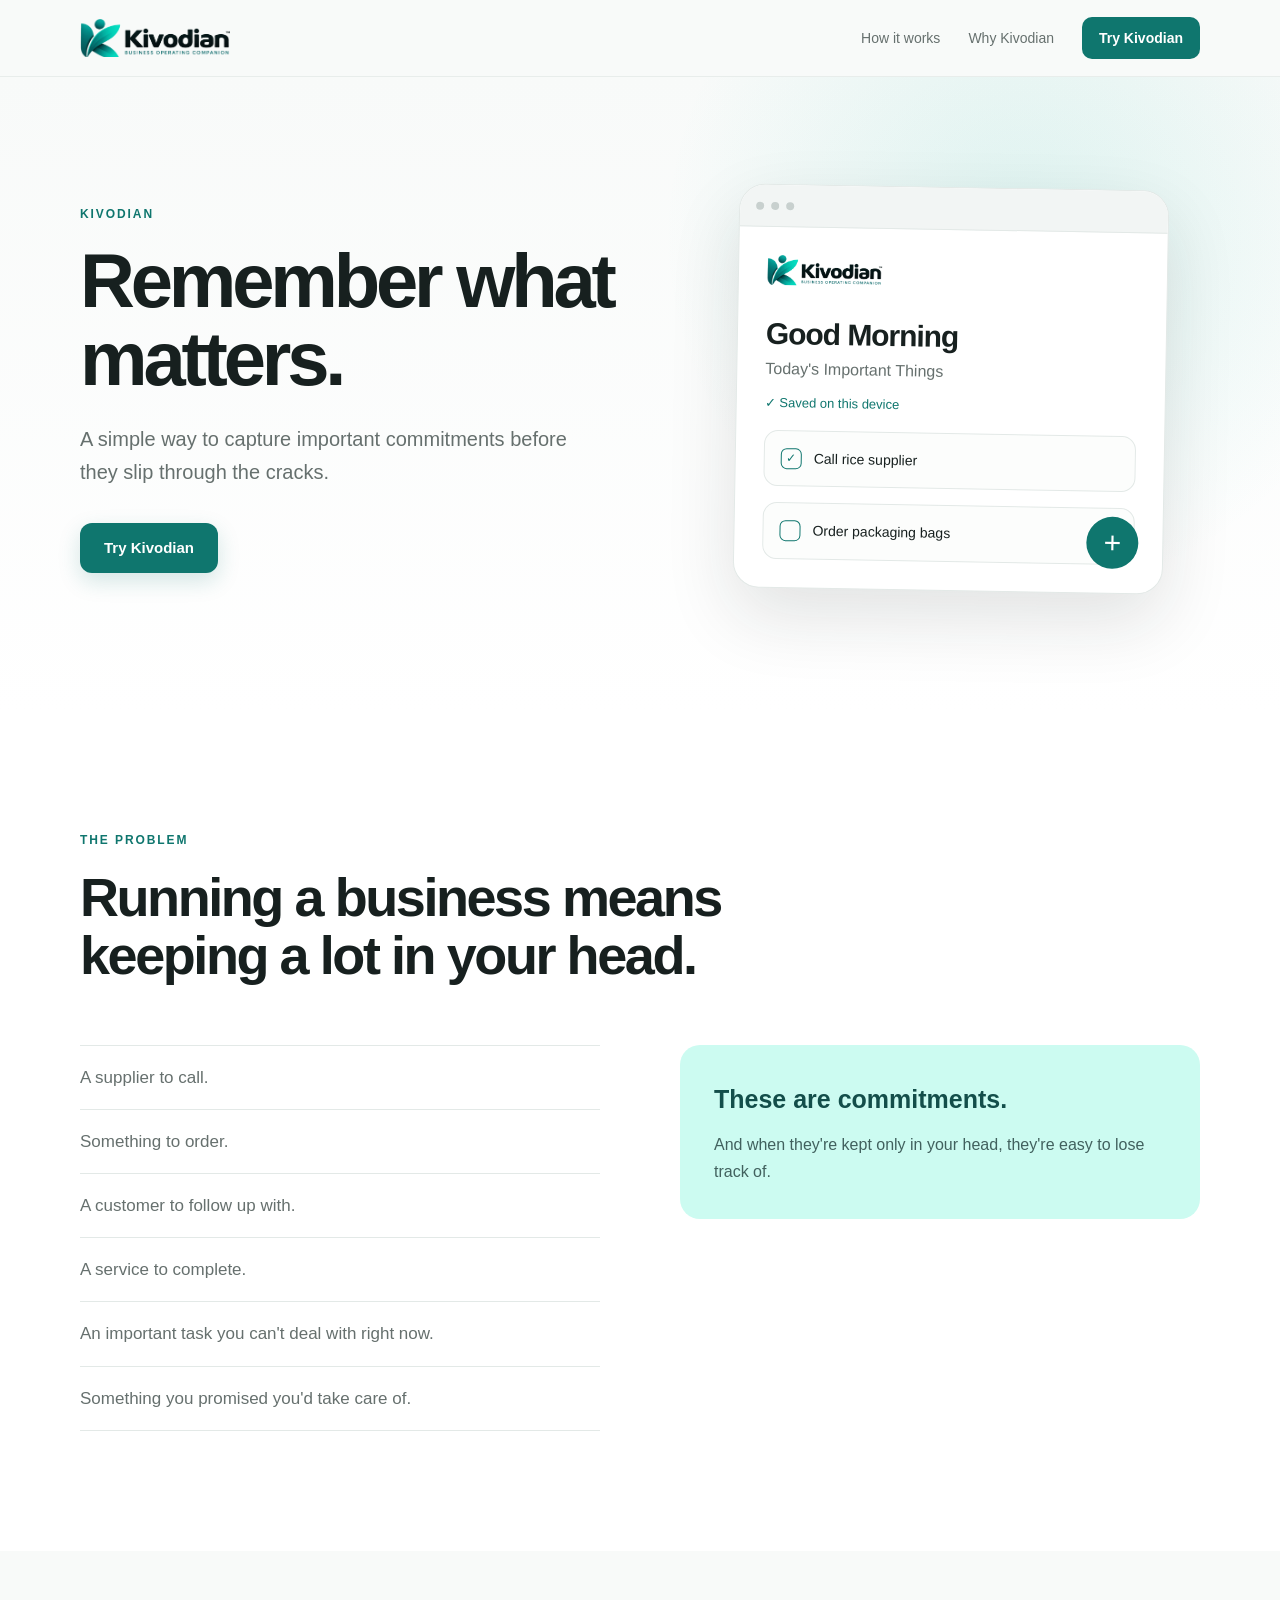
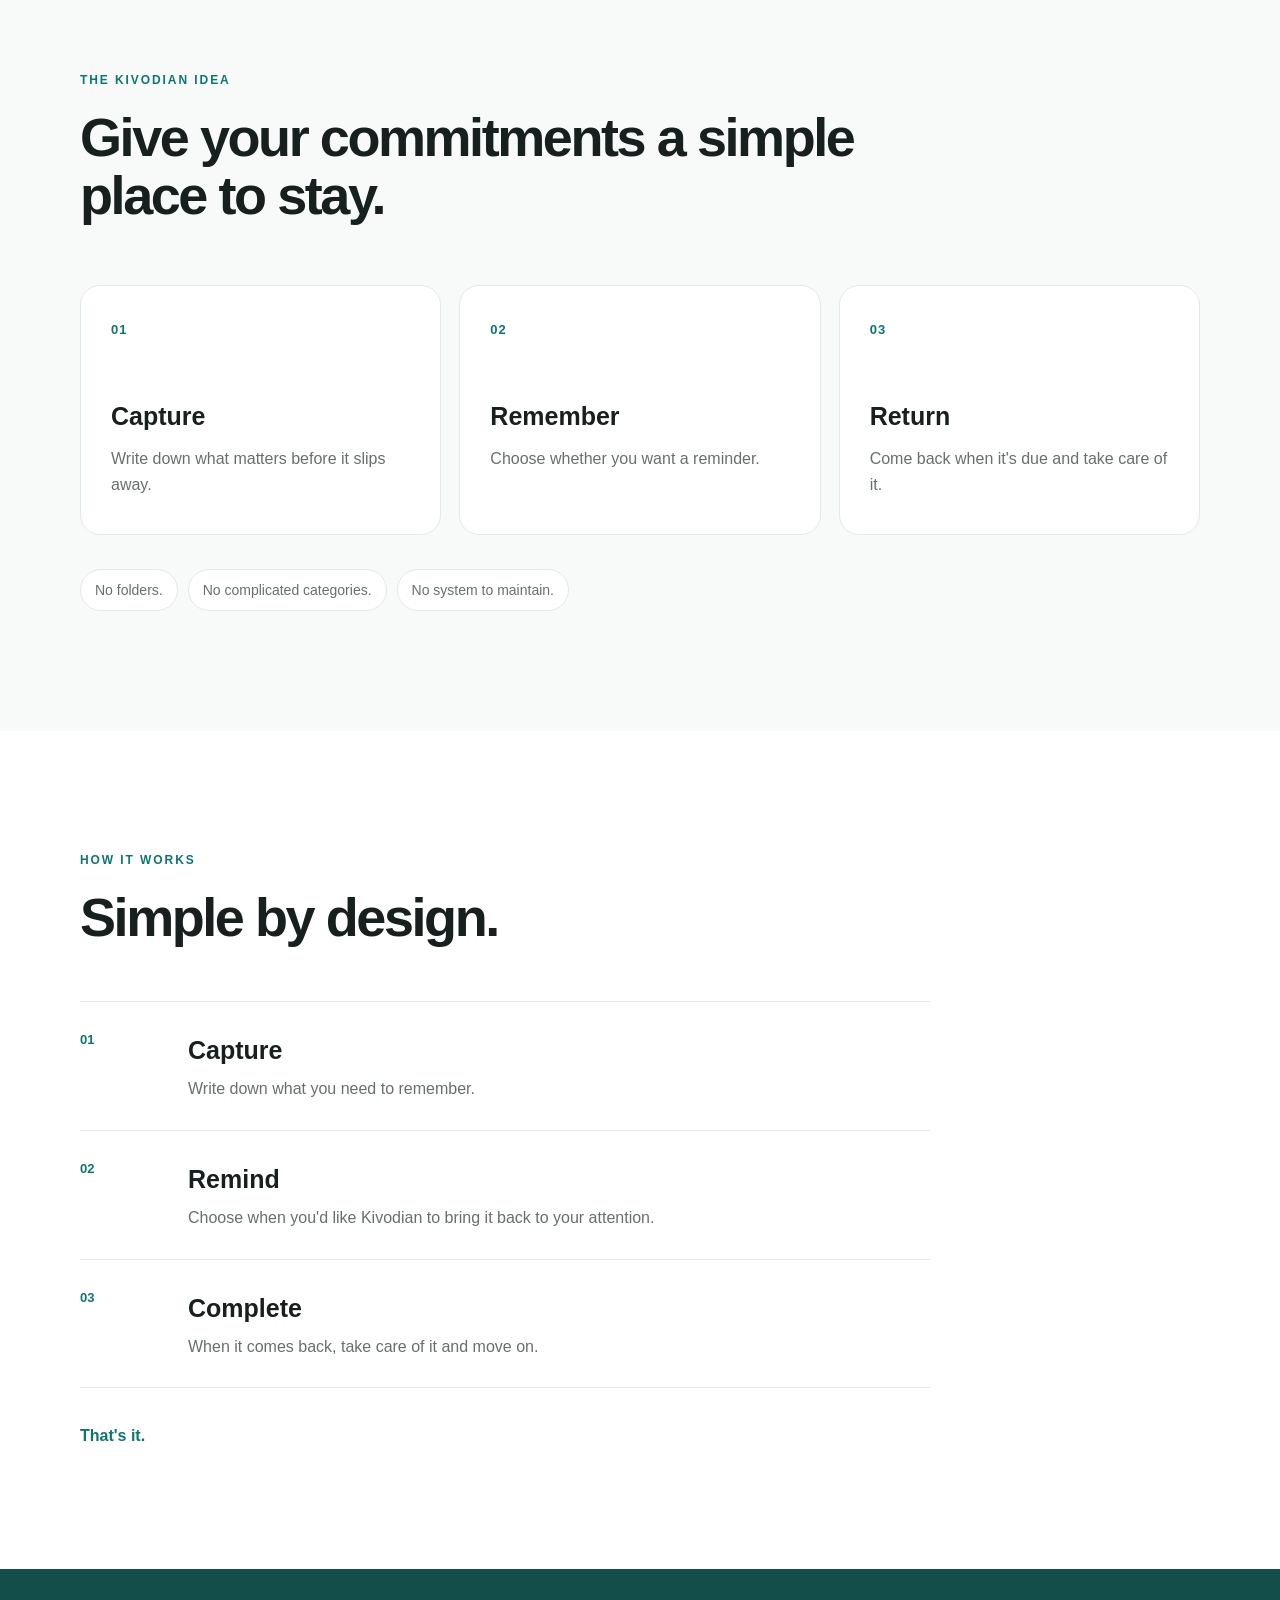
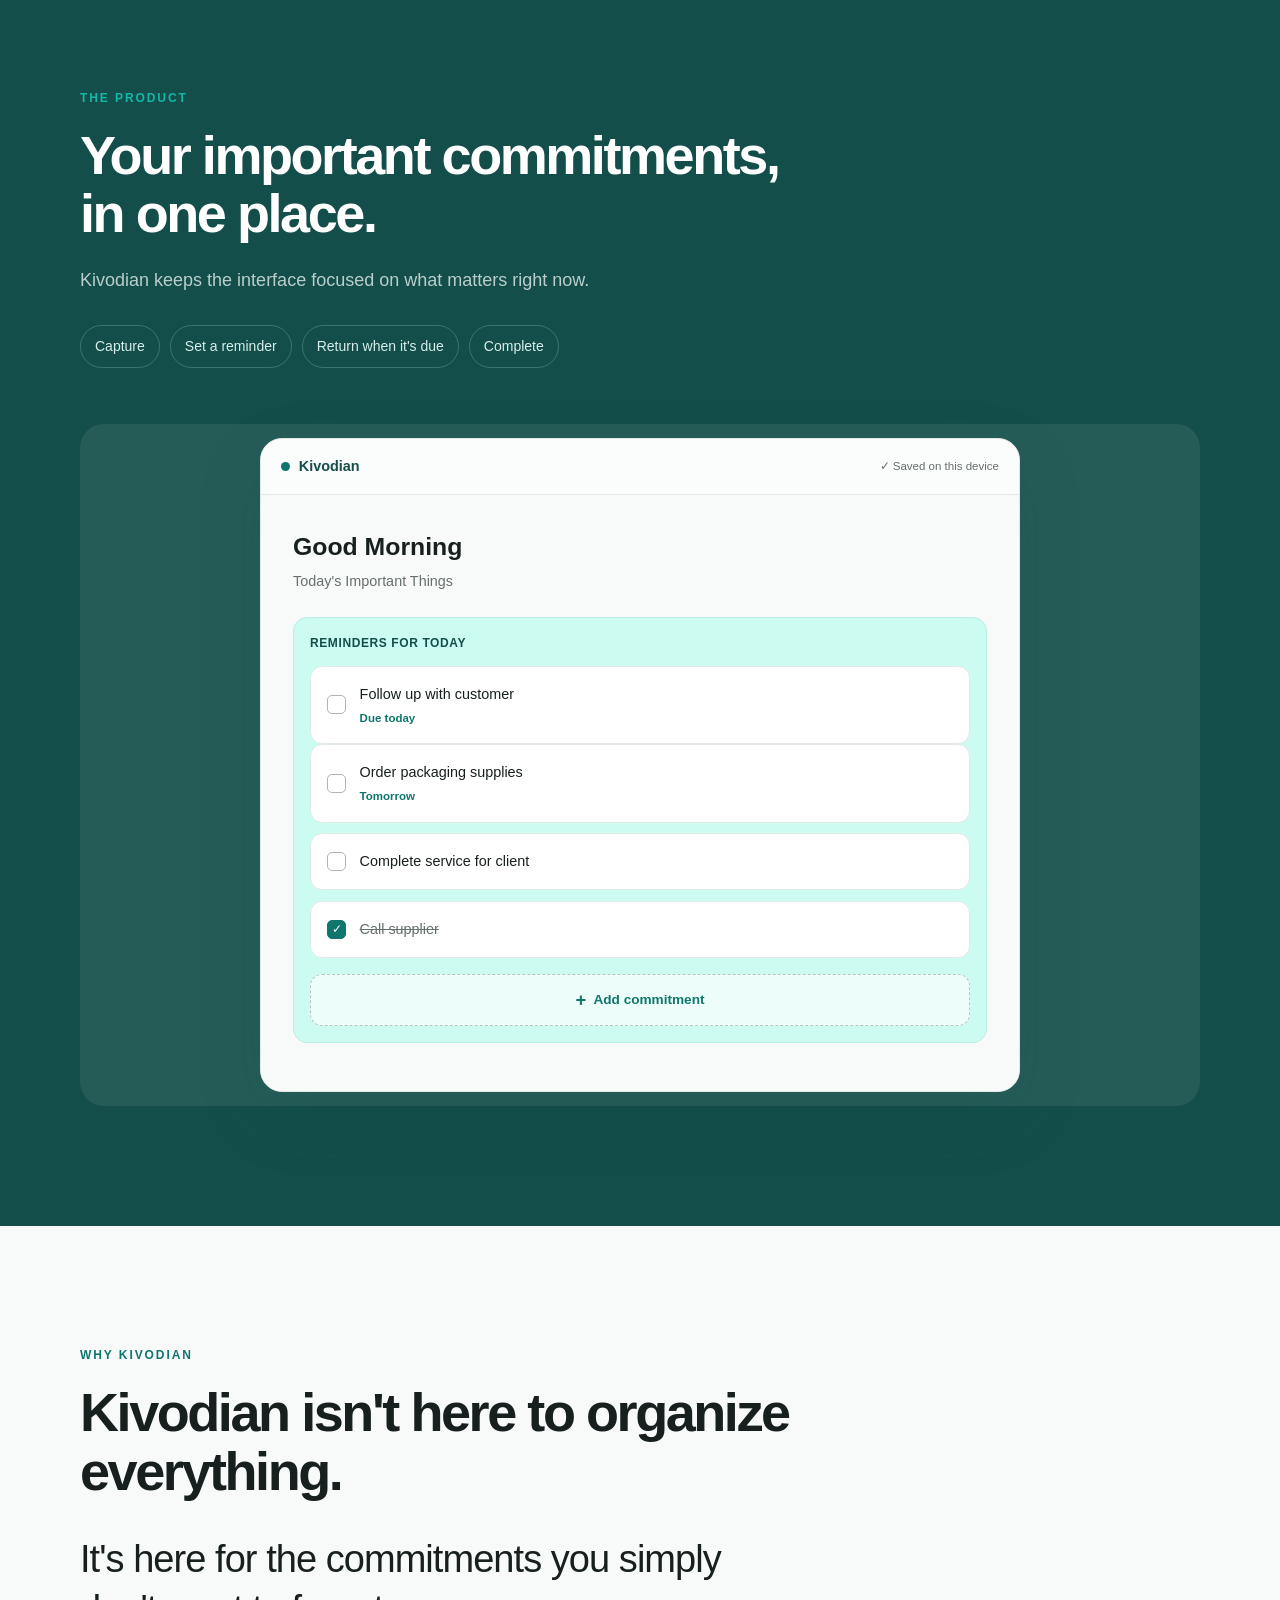
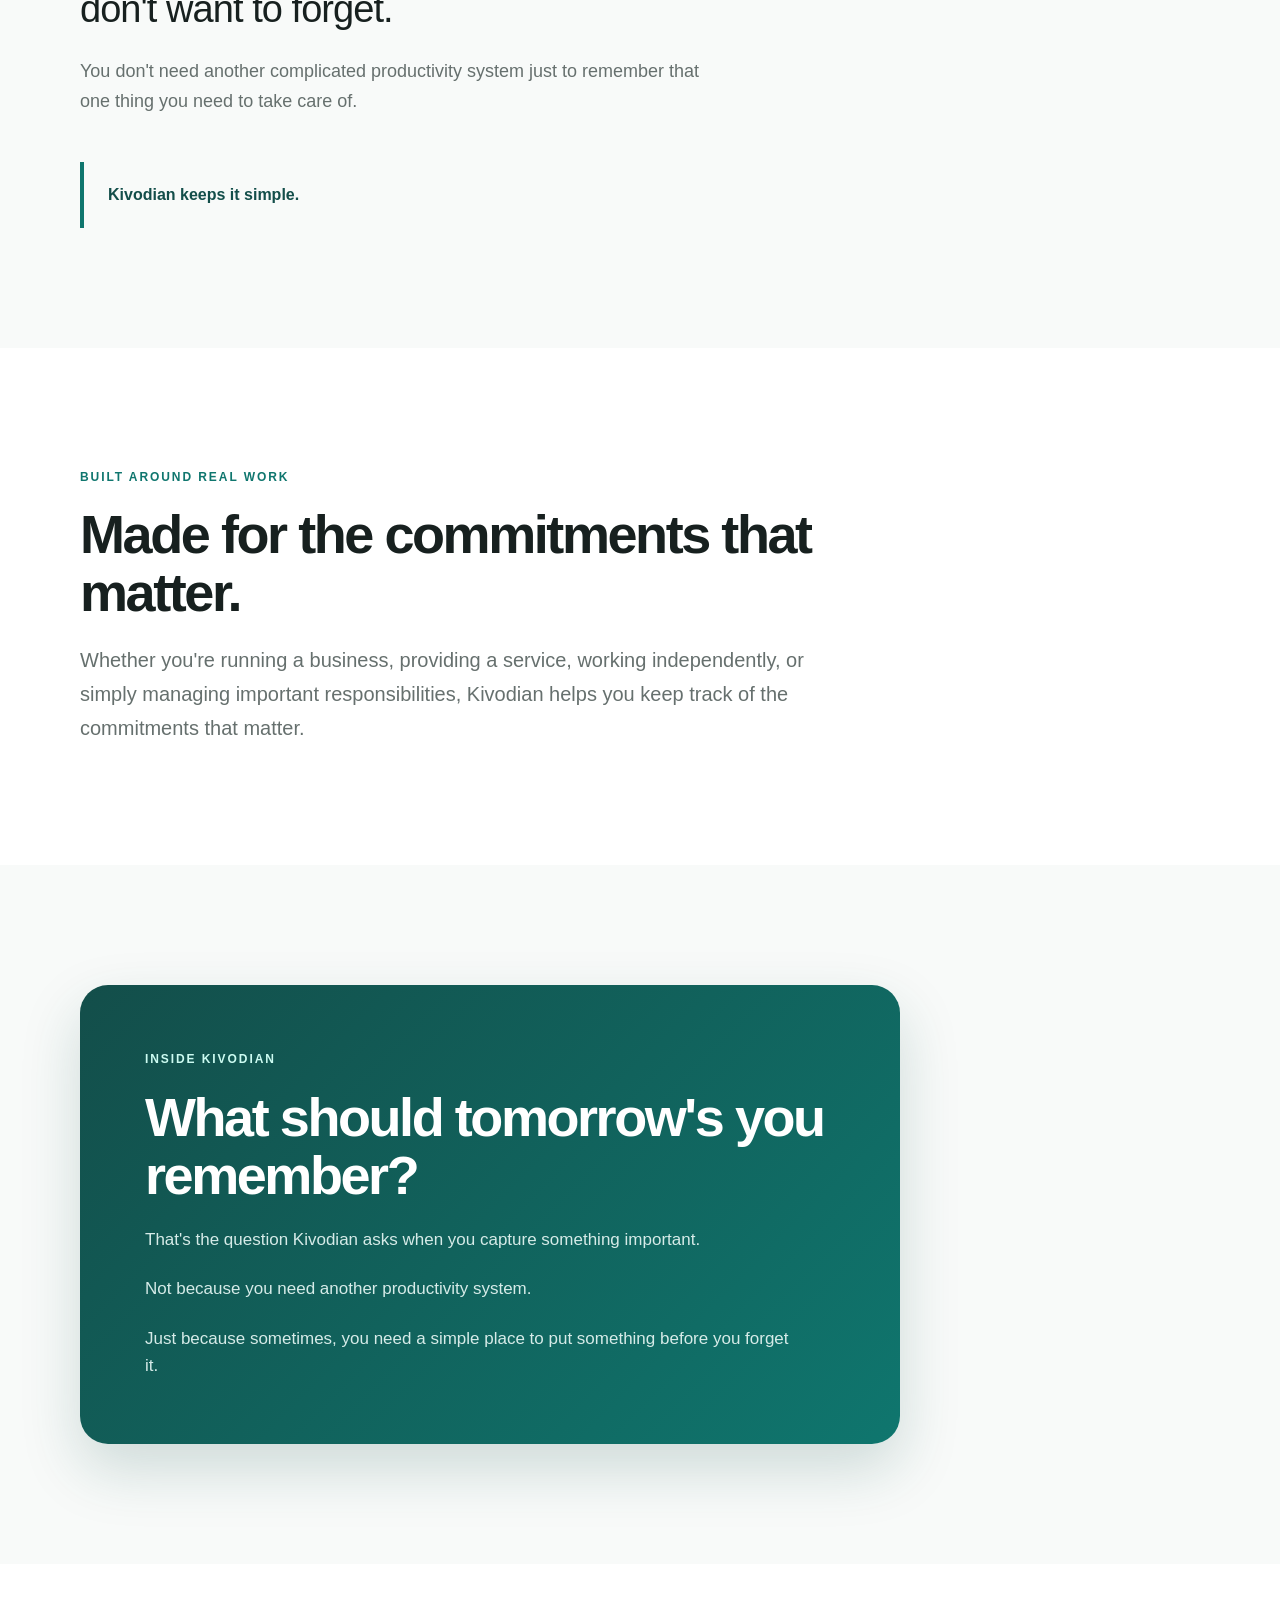
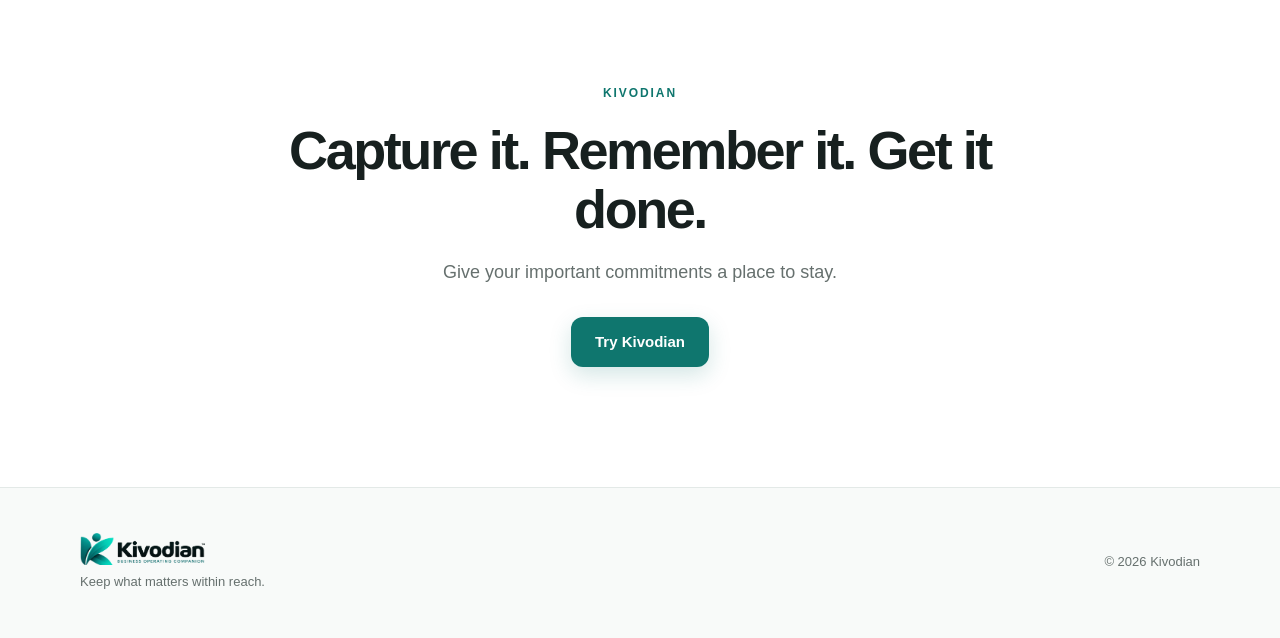
<file: landing.html>
<!DOCTYPE html>
<html lang="en">

<head>

    <meta charset="UTF-8">

    <meta
        name="viewport"
        content="width=device-width, initial-scale=1.0"
    >

    <meta
        name="description"
        content="Kivodian helps you capture and remember important commitments before they slip through the cracks."
    >

    <title>Kivodian — Remember what matters.</title>

    <link
        rel="icon"
        href="./assets/favicon.ico"
    >

    <link
        rel="stylesheet"
        href="./landing.css"
    >

</head>


<body>


    <!-- =========================================
         HEADER
    ========================================== -->

    <header class="site-header">

        <div class="header-inner">

            <a
                href="#"
                class="brand-link"
                aria-label="Kivodian home"
            >

                <img
                    src="./assets/kivodian-logo.png"
                    alt="Kivodian"
                    class="brand-logo"
                >

            </a>


            <nav
                class="main-nav"
                aria-label="Main navigation"
            >

                <a href="#how-it-works">
                    How it works
                </a>

                <a href="#why-kivodian">
                    Why Kivodian
                </a>

               <a href="./app/index.html" class="nav-cta">Try Kivodian</a>

            </nav>

        </div>

    </header>



    <main>


        <!-- =========================================
             HERO
        ========================================== -->

        <section class="hero">

            <div class="hero-inner">


                <div class="hero-copy">

                    <p class="eyebrow">
                        KIVODIAN
                    </p>


                    <h1>
                        Remember what matters.
                    </h1>


                    <p class="hero-description">
                        A simple way to capture important
                        commitments before they slip through
                        the cracks.
                    </p>


                    <div class="hero-actions">

                        <a
                            href="#try-kivodian"
                            class="primary-button"
                        >
                            Try Kivodian
                        </a>

                    </div>

                </div>



                <!-- Product preview placeholder -->

                <div class="hero-product-preview">

                    <div class="preview-window">

                        <div class="preview-top">

                            <span></span>
                            <span></span>
                            <span></span>

                        </div>


                        <div class="preview-content">

                            <div class="preview-brand">

                                <img
                                    src="./assets/kivodian-logo.png"
                                    alt=""
                                >

                            </div>


                            <h2>
                                Good Morning
                            </h2>


                            <p>
                                Today's Important Things
                            </p>


                            <div class="preview-status">
                                ✓ Saved on this device
                            </div>


                            <div class="preview-task">

                                <span class="preview-checkbox">
                                    ✓
                                </span>

                                <span>
                                    Call rice supplier
                                </span>

                            </div>


                            <div class="preview-task">

                                <span class="preview-checkbox">
                                </span>

                                <span>
                                    Order packaging bags
                                </span>

                            </div>


                            <button
                                class="preview-add"
                                type="button"
                                aria-label="Add commitment"
                            >
                                +
                            </button>

                        </div>

                    </div>

                </div>

            </div>

        </section>



        <!-- =========================================
             PROBLEM
        ========================================== -->

        <section class="section problem-section">

            <div class="section-inner">

                <p class="section-label">
                    THE PROBLEM
                </p>


                <h2>
                    Running a business means keeping
                    a lot in your head.
                </h2>


                <div class="problem-content">

                    <div class="problem-list">

                        <p>
                            A supplier to call.
                        </p>

                        <p>
                            Something to order.
                        </p>

                        <p>
                            A customer to follow up with.
                        </p>

                        <p>
                            A service to complete.
                        </p>

                        <p>
                            An important task you can't
                            deal with right now.
                        </p>

                        <p>
                            Something you promised
                            you'd take care of.
                        </p>

                    </div>


                    <div class="problem-conclusion">

                        <h3>
                            These are commitments.
                        </h3>

                        <p>
                            And when they're kept only
                            in your head, they're easy
                            to lose track of.
                        </p>

                    </div>

                </div>

            </div>

        </section>



        <!-- =========================================
             KIVODIAN IDEA
        ========================================== -->

        <section class="section idea-section">

            <div class="section-inner">

                <p class="section-label">
                    THE KIVODIAN IDEA
                </p>


                <h2>
                    Give your commitments
                    a simple place to stay.
                </h2>


                <div class="idea-grid">

                    <article class="idea-card">

                        <span class="idea-number">
                            01
                        </span>

                        <h3>
                            Capture
                        </h3>

                        <p>
                            Write down what matters
                            before it slips away.
                        </p>

                    </article>


                    <article class="idea-card">

                        <span class="idea-number">
                            02
                        </span>

                        <h3>
                            Remember
                        </h3>

                        <p>
                            Choose whether you want
                            a reminder.
                        </p>

                    </article>


                    <article class="idea-card">

                        <span class="idea-number">
                            03
                        </span>

                        <h3>
                            Return
                        </h3>

                        <p>
                            Come back when it's due
                            and take care of it.
                        </p>

                    </article>

                </div>


                <div class="simplicity-note">

                    <p>
                        No folders.
                    </p>

                    <p>
                        No complicated categories.
                    </p>

                    <p>
                        No system to maintain.
                    </p>

                </div>

            </div>

        </section>



        <!-- =========================================
             HOW IT WORKS
        ========================================== -->

        <section
            class="section how-section"
            id="how-it-works"
        >

            <div class="section-inner">

                <p class="section-label">
                    HOW IT WORKS
                </p>


                <h2>
                    Simple by design.
                </h2>


                <div class="steps">

                    <article class="step">

                        <span class="step-number">
                            01
                        </span>

                        <div>

                            <h3>
                                Capture
                            </h3>

                            <p>
                                Write down what you
                                need to remember.
                            </p>

                        </div>

                    </article>


                    <article class="step">

                        <span class="step-number">
                            02
                        </span>

                        <div>

                            <h3>
                                Remind
                            </h3>

                            <p>
                                Choose when you'd like
                                Kivodian to bring it back
                                to your attention.
                            </p>

                        </div>

                    </article>


                    <article class="step">

                        <span class="step-number">
                            03
                        </span>

                        <div>

                            <h3>
                                Complete
                            </h3>

                            <p>
                                When it comes back,
                                take care of it and
                                move on.
                            </p>

                        </div>

                    </article>

                </div>


                <p class="steps-ending">
                    That's it.
                </p>

            </div>

        </section>



        <!-- =========================================
             PRODUCT PREVIEW
        ========================================== -->

        <section class="section product-section">

            <div class="section-inner">

                <p class="section-label">
                    THE PRODUCT
                </p>


                <h2>
                    Your important commitments,
                    in one place.
                </h2>


                <p class="section-description">
                    Kivodian keeps the interface focused
                    on what matters right now.
                </p>


                <div class="product-features">

                    <span>Capture</span>

                    <span>Set a reminder</span>

                    <span>Return when it's due</span>

                    <span>Complete</span>

                </div>


           <!-- MVP PRODUCT PREVIEW -->

<div class="mvp-showcase">

    <div class="mvp-window">

        <div class="mvp-window-header">
            <div class="mvp-window-brand">
                <span class="mvp-dot"></span>
                <span>Kivodian</span>
            </div>

            <span class="mvp-status">✓ Saved on this device</span>
        </div>

        <div class="mvp-window-body">

            <div class="mvp-heading">
                <span class="mvp-greeting">Good Morning</span>
                <span class="mvp-subheading">Today's Important Things</span>
            </div>

            <div class="mvp-reminder">
                <div class="mvp-reminder-title">
                    Reminders for today
                </div>

                <div class="mvp-task mvp-task-due">
                    <span class="mvp-checkbox"></span>

                    <div class="mvp-task-info">
                        <span class="mvp-task-text">
                            Follow up with customer
                        </span>
                        <span class="mvp-task-label">
                            Due today
                        </span>
                    </div>
                </div>
       

            <div class="mvp-task-list">

                <div class="mvp-task">
                    <span class="mvp-checkbox"></span>

                    <div class="mvp-task-info">
                        <span class="mvp-task-text">
                            Order packaging supplies
                        </span>
                        <span class="mvp-task-label">
                            Tomorrow
                        </span>
                    </div>
                </div>

                <div class="mvp-task">
                    <span class="mvp-checkbox"></span>

                    <div class="mvp-task-info">
                        <span class="mvp-task-text">
                            Complete service for client
                        </span>
                    </div>
                </div>

                <div class="mvp-task mvp-task-complete">
                    <span class="mvp-checkbox checked">✓</span>

                    <div class="mvp-task-info">
                        <span class="mvp-task-text">
                            Call supplier
                        </span>
                    </div>
                </div>

            </div>

            <div class="mvp-add">
                <span>+</span>
                <span>Add commitment</span>
            </div>

        </div>
    </div>
</div>

                </div>

            </div>

        </section>



        <!-- =========================================
             WHY KIVODIAN
        ========================================== -->

        <section
            class="section why-section"
            id="why-kivodian"
        >

            <div class="section-inner">

                <p class="section-label">
                    WHY KIVODIAN
                </p>


                <h2>
                    Kivodian isn't here to
                    organize everything.
                </h2>


                <p class="large-text">
                    It's here for the commitments
                    you simply don't want to forget.
                </p>


                <p class="section-description">
                    You don't need another complicated
                    productivity system just to remember
                    that one thing you need to take care of.
                </p>


                <div class="simple-statement">

                    <span>
                        Kivodian keeps it simple.
                    </span>

                </div>

            </div>

        </section>



        <!-- =========================================
             WHO IT'S FOR
        ========================================== -->

        <section class="section audience-section">

            <div class="section-inner">

                <p class="section-label">
                    BUILT AROUND REAL WORK
                </p>


                <h2>
                    Made for the commitments
                    that matter.
                </h2>


                <p class="section-description">

                    Whether you're running a business,
                    providing a service, working independently,
                    or simply managing important responsibilities,
                    Kivodian helps you keep track of the
                    commitments that matter.

                </p>

            </div>

        </section>



        <!-- =========================================
             TOMORROW'S YOU
        ========================================== -->

        <section class="section tomorrow-section">

            <div class="section-inner">

                <div class="tomorrow-card">

                    <p class="section-label">
                        INSIDE KIVODIAN
                    </p>


                    <h2>
                        What should tomorrow's
                        you remember?
                    </h2>


                    <p>
                        That's the question Kivodian asks
                        when you capture something important.
                    </p>


                    <p>
                        Not because you need another
                        productivity system.
                    </p>


                    <p>
                        Just because sometimes, you need
                        a simple place to put something
                        before you forget it.
                    </p>

                </div>

            </div>

        </section>



        <!-- =========================================
             FINAL CTA
        ========================================== -->

        <section
            class="section final-cta-section"
            id="try-kivodian"
        >

            <div class="section-inner">

                <p class="section-label">
                    KIVODIAN
                </p>


                <h2>
                    Capture it.
                    Remember it.
                    Get it done.
                </h2>


                <p>
                    Give your important commitments
                    a place to stay.
                </p>


                <a
                    href="./app/index.html"
                    class="primary-button"
                >
                    Try Kivodian
                </a>

            </div>

        </section>

    </main>



    <!-- =========================================
         FOOTER
    ========================================== -->

    <footer class="site-footer">

        <div class="footer-inner">

            <div class="footer-brand">

                <img
                    src="./assets/kivodian-logo.png"
                    alt="Kivodian"
                >

                <p>
                    Keep what matters within reach.
                </p>

            </div>


            <p class="copyright">
                © 2026 Kivodian
            </p>

        </div>

    </footer>


</body>

</html>
</file>
<file: landing.css>
/* =========================================================
   KIVODIAN LANDING PAGE
   Visual identity:
   Viridian + Deep Teal + Soft Mint + Off White
   ========================================================= */


/* =========================================================
   BRAND TOKENS
   ========================================================= */

:root {

    --kivodian-primary: #0F766E;
    --kivodian-deep: #134E4A;
    --kivodian-teal: #14B8A6;
    --kivodian-light: #CCFBF1;

    --kivodian-background: #F8FAF9;
    --kivodian-white: #FFFFFF;

    --kivodian-ink: #17201F;
    --kivodian-muted: #66706E;

    --kivodian-border: #E3E9E7;

    --kivodian-navy: #0B1D2A;

    --container-width: 1120px;

}


/* =========================================================
   RESET
   ========================================================= */

* {
    margin: 0;
    padding: 0;
    box-sizing: border-box;
}


html {
    scroll-behavior: smooth;
}


body {

    font-family:
        Inter,
        Arial,
        Helvetica,
        sans-serif;

    background: var(--kivodian-background);

    color: var(--kivodian-ink);

    line-height: 1.6;

    -webkit-font-smoothing: antialiased;

}


img {
    max-width: 100%;
}


a {
    color: inherit;
    text-decoration: none;
}


button,
a {
    -webkit-tap-highlight-color: transparent;
}


/* =========================================================
   SHARED CONTAINER
   ========================================================= */

.section-inner,
.header-inner,
.hero-inner,
.footer-inner {

    width: min(
        calc(100% - 48px),
        var(--container-width)
    );

    margin-left: auto;
    margin-right: auto;

}


/* =========================================================
   HEADER
   ========================================================= */

.site-header {

    position: sticky;

    top: 0;

    z-index: 1000;

    background:
        rgba(248, 250, 249, 0.92);

    backdrop-filter: blur(14px);

    -webkit-backdrop-filter: blur(14px);

    border-bottom:
        1px solid rgba(227, 233, 231, 0.75);

}


.header-inner {

    min-height: 76px;

    display: flex;

    align-items: center;

    justify-content: space-between;

    gap: 30px;

}


.brand-link {

    display: inline-flex;

    align-items: center;

}


.brand-logo {

    width: 150px;

    height: auto;

    display: block;

    object-fit: contain;

}


.main-nav {

    display: flex;

    align-items: center;

    gap: 28px;

    font-size: 14px;

    color: var(--kivodian-muted);

}


.main-nav a {

    transition:
        color 0.2s ease;

}


.main-nav a:hover {

    color:
        var(--kivodian-primary);

}


.main-nav .nav-cta {

    padding:
        10px 17px;

    border-radius:
        10px;

    background:
        var(--kivodian-primary);

    color:
        var(--kivodian-white);

    font-weight:
        600;

}


.main-nav .nav-cta:hover {

    color:
        var(--kivodian-white);

    background:
        var(--kivodian-deep);

}


/* =========================================================
   HERO
   ========================================================= */

.hero {

    position: relative;

    overflow: hidden;

    padding:
        110px 0 120px;

    background:

        radial-gradient(
            circle at 80% 25%,
            rgba(20, 184, 166, 0.12),
            transparent 32%
        ),

        linear-gradient(
            180deg,
            #F8FAF9 0%,
            #FFFFFF 100%
        );

}


.hero-inner {

    display: grid;

    grid-template-columns:
        minmax(0, 1fr)
        minmax(380px, 0.9fr);

    align-items: center;

    gap: 70px;

}


.hero-copy {

    max-width: 600px;

}


.eyebrow,
.section-label {

    color:
        var(--kivodian-primary);

    font-size:
        12px;

    font-weight:
        700;

    letter-spacing:
        0.16em;

    text-transform:
        uppercase;

}


.hero-copy .eyebrow {

    margin-bottom:
        18px;

}


.hero h1 {

    max-width:
        620px;

    font-size:
        clamp(48px, 7vw, 76px);

    line-height:
        1.02;

    letter-spacing:
        -0.055em;

    color:
        var(--kivodian-ink);

}


.hero-description {

    max-width:
        510px;

    margin-top:
        26px;

    font-size:
        20px;

    line-height:
        1.65;

    color:
        var(--kivodian-muted);

}


.hero-actions {

    display:
        flex;

    align-items:
        center;

    gap:
        12px;

    margin-top:
        34px;

}


/* =========================================================
   BUTTONS
   ========================================================= */

.primary-button {

    display:
        inline-flex;

    align-items:
        center;

    justify-content:
        center;

    min-height:
        50px;

    padding:
        0 24px;

    border-radius:
        12px;

    background:
        var(--kivodian-primary);

    color:
        var(--kivodian-white);

    font-size:
        15px;

    font-weight:
        700;

    box-shadow:
        0 8px 22px
        rgba(15, 118, 110, 0.18);

    transition:
        transform 0.2s ease,
        background 0.2s ease,
        box-shadow 0.2s ease;

}


.primary-button:hover {

    background:
        var(--kivodian-deep);

    transform:
        translateY(-2px);

    box-shadow:
        0 12px 28px
        rgba(15, 118, 110, 0.22);

}


/* =========================================================
   HERO PRODUCT PREVIEW
   ========================================================= */

.hero-product-preview {

    display:
        flex;

    justify-content:
        center;

}


.preview-window {

    width:
        min(100%, 430px);

    overflow:
        hidden;

    border-radius:
        26px;

    background:
        var(--kivodian-white);

    border:
        1px solid var(--kivodian-border);

    box-shadow:
        0 28px 70px
        rgba(23, 32, 31, 0.12);

    transform:
        rotate(1deg);

}


.preview-top {

    height:
        42px;

    display:
        flex;

    align-items:
        center;

    gap:
        7px;

    padding:
        0 16px;

    background:
        #F2F5F4;

    border-bottom:
        1px solid var(--kivodian-border);

}


.preview-top span {

    width:
        8px;

    height:
        8px;

    border-radius:
        50%;

    background:
        #C8D0CE;

}


.preview-content {

    position:
        relative;

    padding:
        28px;

}


.preview-brand img {

    width:
        115px;

    height:
        auto;

    display:
        block;

    margin-bottom:
        32px;

}


.preview-content h2 {

    font-size:
        30px;

    line-height:
        1.1;

    letter-spacing:
        -0.035em;

}


.preview-content > p {

    margin-top:
        6px;

    color:
        var(--kivodian-muted);

}


.preview-status {

    margin-top:
        12px;

    color:
        var(--kivodian-primary);

    font-size:
        13px;

}


.preview-task {

    display:
        flex;

    align-items:
        center;

    gap:
        12px;

    margin-top:
        16px;

    padding:
        16px;

    border:
        1px solid var(--kivodian-border);

    border-radius:
        14px;

    background:
        #FCFDFC;

    font-size:
        14px;

}


.preview-checkbox {

    width:
        21px;

    height:
        21px;

    flex:
        0 0 21px;

    display:
        flex;

    align-items:
        center;

    justify-content:
        center;

    border:
        1.5px solid var(--kivodian-primary);

    border-radius:
        6px;

    color:
        var(--kivodian-primary);

    font-size:
        12px;

}


.preview-add {

    position:
        absolute;

    right:
        24px;

    bottom:
        24px;

    width:
        52px;

    height:
        52px;

    border:
        none;

    border-radius:
        50%;

    background:
        var(--kivodian-primary);

    color:
        white;

    font-size:
        30px;

    line-height:
        1;

}


/* =========================================================
   GENERAL SECTIONS
   ========================================================= */

.section {

    padding:
        120px 0;

}


.section-label {

    margin-bottom:
        18px;

}


.section h2 {

    max-width:
        780px;

    font-size:
        clamp(34px, 5vw, 54px);

    line-height:
        1.08;

    letter-spacing:
        -0.045em;

}


.section-description {

    max-width:
        650px;

    margin-top:
        22px;

    font-size:
        18px;

    line-height:
        1.7;

    color:
        var(--kivodian-muted);

}


/* =========================================================
   PROBLEM
   ========================================================= */

.problem-section {

    background:
        var(--kivodian-white);

}


.problem-content {

    display:
        grid;

    grid-template-columns:
        1fr 1fr;

    gap:
        80px;

    margin-top:
        60px;

}


.problem-list {

    border-top:
        1px solid var(--kivodian-border);

}


.problem-list p {

    padding:
        18px 0;

    border-bottom:
        1px solid var(--kivodian-border);

    font-size:
        17px;

    color:
        var(--kivodian-muted);

}


.problem-conclusion {

    align-self:
        start;

    padding:
        34px;

    border-radius:
        20px;

    background:
        var(--kivodian-light);

}


.problem-conclusion h3 {

    font-size:
        25px;

    color:
        var(--kivodian-deep);

}


.problem-conclusion p {

    margin-top:
        12px;

    color:
        #41615E;

    line-height:
        1.7;

}


/* =========================================================
   IDEA
   ========================================================= */

.idea-section {

    background:
        var(--kivodian-background);

}


.idea-grid {

    display:
        grid;

    grid-template-columns:
        repeat(3, 1fr);

    gap:
        18px;

    margin-top:
        60px;

}


.idea-card {

    min-height:
        250px;

    padding:
        30px;

    border:
        1px solid var(--kivodian-border);

    border-radius:
        20px;

    background:
        var(--kivodian-white);

    transition:
        transform 0.2s ease,
        box-shadow 0.2s ease;

}


.idea-card:hover {

    transform:
        translateY(-4px);

    box-shadow:
        0 16px 35px
        rgba(23, 32, 31, 0.07);

}


.idea-number {

    color:
        var(--kivodian-primary);

    font-size:
        13px;

    font-weight:
        700;

    letter-spacing:
        0.08em;

}


.idea-card h3 {

    margin-top:
        55px;

    font-size:
        25px;

}


.idea-card p {

    margin-top:
        10px;

    color:
        var(--kivodian-muted);

}


.simplicity-note {

    display:
        flex;

    flex-wrap:
        wrap;

    gap:
        10px;

    margin-top:
        34px;

}


.simplicity-note p {

    padding:
        9px 14px;

    border:
        1px solid var(--kivodian-border);

    border-radius:
        100px;

    background:
        var(--kivodian-white);

    color:
        var(--kivodian-muted);

    font-size:
        14px;

}


/* =========================================================
   HOW IT WORKS
   ========================================================= */

.how-section {

    background:
        var(--kivodian-white);

}


.steps {

    max-width:
        850px;

    margin-top:
        55px;

}


.step {

    display:
        grid;

    grid-template-columns:
        80px 1fr;

    gap:
        28px;

    padding:
        28px 0;

    border-top:
        1px solid var(--kivodian-border);

}


.step:last-child {

    border-bottom:
        1px solid var(--kivodian-border);

}


.step-number {

    color:
        var(--kivodian-primary);

    font-size:
        13px;

    font-weight:
        700;

}


.step h3 {

    font-size:
        25px;

}


.step p {

    margin-top:
        6px;

    color:
        var(--kivodian-muted);

}


.steps-ending {

    margin-top:
        35px;

    color:
        var(--kivodian-primary);

    font-weight:
        700;

}


/* =========================================================
   PRODUCT
   ========================================================= */

.product-section {

    background:
        var(--kivodian-deep);

    color:
        var(--kivodian-white);

}


.product-section .section-label {

    color:
        var(--kivodian-teal);

}


.product-section h2 {

    max-width:
        720px;

}


.product-section .section-description {

    color:
        #B9CECB;

}


.product-features {

    display:
        flex;

    flex-wrap:
        wrap;

    gap:
        10px;

    margin-top:
        30px;

}


.product-features span {

    padding:
        9px 14px;

    border:
        1px solid
        rgba(204, 251, 241, 0.22);

    border-radius:
        100px;

    color:
        #D8EEEA;

    font-size:
        14px;

}


.mvp-showcase {
    margin-top: 3.5rem;
    padding: 14px;
    display: flex;
    justify-content: center;
    border-radius: 24px;
    background: rgba(255, 255, 255, 0.08);
}

.mvp-placeholder {

    min-height:
        460px;

    display:
        flex;

    flex-direction:
        column;

    align-items:
        center;

    justify-content:
        center;

    border:
        1px dashed
        rgba(204, 251, 241, 0.3);

    border-radius:
        18px;

    text-align:
        center;

}


.mvp-placeholder p {

    font-size:
        24px;

    font-weight:
        700;

}


.mvp-placeholder span {

    margin-top:
        8px;

    color:
        #B9CECB;

}


/* =========================================================
   WHY KIVODIAN
   ========================================================= */

.why-section {

    background:
        var(--kivodian-background);

}


.large-text {

    max-width:
        720px;

    margin-top:
        35px;

    font-size:
        clamp(25px, 4vw, 38px);

    line-height:
        1.3;

    letter-spacing:
        -0.025em;

}


.simple-statement {

    margin-top:
        45px;

    padding:
        20px 24px;

    border-left:
        4px solid var(--kivodian-primary);

    color:
        var(--kivodian-deep);

    font-weight:
        700;

}


/* =========================================================
   AUDIENCE
   ========================================================= */

.audience-section {

    background:
        var(--kivodian-white);

}


.audience-section .section-description {

    max-width:
        760px;

    font-size:
        20px;

}


/* =========================================================
   TOMORROW'S YOU
   ========================================================= */

.tomorrow-section {

    background:
        var(--kivodian-background);

}


.tomorrow-card {

    max-width:
        820px;

    padding:
        clamp(32px, 6vw, 65px);

    border-radius:
        28px;

    background:

        linear-gradient(
            135deg,
            var(--kivodian-deep),
            #0F766E
        );

    color:
        var(--kivodian-white);

    box-shadow:
        0 25px 60px
        rgba(19, 78, 74, 0.18);

}


.tomorrow-card .section-label {

    color:
        var(--kivodian-light);

}


.tomorrow-card h2 {

    margin-top:
        12px;

    max-width:
        680px;

}


.tomorrow-card p:not(.section-label) {

    max-width:
        650px;

    margin-top:
        22px;

    color:
        #D6EBE8;

    font-size:
        17px;

}


/* =========================================================
   FINAL CTA
   ========================================================= */

.final-cta-section {

    text-align:
        center;

    background:
        var(--kivodian-white);

}


.final-cta-section .section-inner {

    display:
        flex;

    flex-direction:
        column;

    align-items:
        center;

}


.final-cta-section h2 {

    max-width:
        800px;

}


.final-cta-section p:not(.section-label) {

    max-width:
        560px;

    margin-top:
        20px;

    color:
        var(--kivodian-muted);

    font-size:
        18px;

}


.final-cta-section .primary-button {

    margin-top:
        30px;

}


/* =========================================================
   FOOTER
   ========================================================= */

.site-footer {

    padding:
        45px 0;

    background:
        var(--kivodian-background);

    border-top:
        1px solid var(--kivodian-border);

}


.footer-inner {

    display:
        flex;

    align-items:
        center;

    justify-content:
        space-between;

    gap:
        30px;

}


.footer-brand img {

    width:
        125px;

    height:
        auto;

    display:
        block;

}


.footer-brand p {

    margin-top:
        7px;

    color:
        var(--kivodian-muted);

    font-size:
        13px;

}


.copyright {

    color:
        var(--kivodian-muted);

    font-size:
        13px;

}


/* =========================================================
   TABLET
   ========================================================= */

@media (max-width: 850px) {

    .hero {

        padding:
            80px 0 90px;

    }


    .hero-inner {

        grid-template-columns:
            1fr;

        gap:
            55px;

    }


    .hero-copy {

        max-width:
            700px;

    }


    .hero-product-preview {

        justify-content:
            flex-start;

    }


    .preview-window {

        width:
            min(100%, 500px);

        transform:
            none;

    }


    .problem-content {

        grid-template-columns:
            1fr;

        gap:
            35px;

    }


    .idea-grid {

        grid-template-columns:
            1fr;

    }


    .idea-card {

        min-height:
            auto;

    }


    .idea-card h3 {

        margin-top:
            35px;

    }


    .section {

        padding:
            90px 0;

    }

}


/* =========================================================
   MOBILE
   ========================================================= */

@media (max-width: 600px) {

    .section-inner,
    .header-inner,
    .hero-inner,
    .footer-inner {

        width:
            min(
                calc(100% - 36px),
                var(--container-width)
            );

    }


    .header-inner {

        min-height:
            68px;

    }


    .brand-logo {

        width:
            125px;

    }


    .main-nav {

        gap:
            10px;

        font-size:
            12px;

    }


    .main-nav a:not(.nav-cta) {

        display:
            none;

    }


    .main-nav .nav-cta {

        padding:
            9px 13px;

    }


    .hero {

        padding:
            65px 0 75px;

    }


    .hero h1 {

        font-size:
            clamp(44px, 14vw, 62px);

    }


    .hero-description {

        font-size:
            17px;

    }


    .hero-actions {

        margin-top:
            28px;

    }


    .primary-button {

        width:
            100%;

    }


    .preview-content {

        padding:
            22px;

    }


    .preview-brand img {

        width:
            105px;

        margin-bottom:
            26px;

    }


    .preview-content h2 {

        font-size:
            27px;

    }


    .section {

        padding:
            75px 0;

    }


    .section h2 {

        font-size:
            36px;

    }


    .problem-content {

        margin-top:
            40px;

    }


    .problem-conclusion {

        padding:
            25px;

    }


    .step {

        grid-template-columns:
            45px 1fr;

        gap:
            15px;

    }


    .step h3 {

        font-size:
            22px;

    }


    .mvp-showcase {

        margin-top:
            35px;

    }


    .mvp-placeholder {

        min-height:
            360px;

    }


    .tomorrow-card {

        border-radius:
            22px;

    }


    .footer-inner {

        flex-direction:
            column;

        align-items:
            flex-start;

    }

}


/* =========================================================
   VERY SMALL PHONES
   ========================================================= */

@media (max-width: 380px) {

    .main-nav .nav-cta {

        font-size:
            11px;

    }


    .hero h1 {

        font-size:
            42px;

    }


    .section h2 {

        font-size:
            32px;

    }


    .preview-window {

        border-radius:
            20px;

    }

}


/* =========================
   MVP PRODUCT SHOWCASE
   ========================= */

.mvp-window {
    width: min(760px, 100%);
    background: var(--kivodian-white);
    border: 1px solid var(--kivodian-border);
    border-radius: 22px;
    overflow: hidden;
    box-shadow: 0 24px 70px rgba(19, 78, 74, 0.12);
}

.mvp-window-header {
    display: flex;
    align-items: center;
    justify-content: space-between;
    gap: 1rem;
    padding: 1rem 1.25rem;
    border-bottom: 1px solid var(--kivodian-border);
    background: #fbfcfc;
}

.mvp-window-brand {
    display: flex;
    align-items: center;
    gap: 0.55rem;
    font-size: 0.9rem;
    font-weight: 700;
    color: var(--kivodian-deep);
}

.mvp-dot {
    width: 9px;
    height: 9px;
    border-radius: 50%;
    background: var(--kivodian-primary);
}

.mvp-status {
    font-size: 0.72rem;
    color: var(--kivodian-muted);
}

.mvp-window-body {
    padding: 2rem;
    background: var(--kivodian-background);
}

.mvp-heading {
    display: flex;
    flex-direction: column;
    gap: 0.25rem;
    margin-bottom: 1.5rem;
}

.mvp-greeting {
    font-size: 1.55rem;
    font-weight: 700;
    color: var(--kivodian-ink);
}

.mvp-subheading {
    font-size: 0.9rem;
    color: var(--kivodian-muted);
}

.mvp-reminder {
    margin-bottom: 1rem;
    padding: 1rem;
    background: var(--kivodian-light);
    border: 1px solid #b8eee5;
    border-radius: 14px;
}

.mvp-reminder-title {
    margin-bottom: 0.75rem;
    font-size: 0.75rem;
    font-weight: 700;
    color: var(--kivodian-deep);
    text-transform: uppercase;
    letter-spacing: 0.05em;
}

.mvp-task-list {
    display: flex;
    flex-direction: column;
    gap: 0.65rem;
}

.mvp-task {
    display: flex;
    align-items: center;
    gap: 0.85rem;
    padding: 1rem;
    background: var(--kivodian-white);
    border: 1px solid var(--kivodian-border);
    border-radius: 12px;
}

.mvp-task-info {
    display: flex;
    flex-direction: column;
    gap: 0.2rem;
    min-width: 0;
}

.mvp-task-text {
    font-size: 0.9rem;
    color: var(--kivodian-ink);
}

.mvp-task-label {
    font-size: 0.72rem;
    color: var(--kivodian-primary);
    font-weight: 600;
}

.mvp-checkbox {
    flex: 0 0 auto;
    width: 19px;
    height: 19px;
    border: 1.5px solid #aab7b4;
    border-radius: 5px;
    display: flex;
    align-items: center;
    justify-content: center;
    font-size: 0.72rem;
    color: white;
}

.mvp-checkbox.checked {
    background: var(--kivodian-primary);
    border-color: var(--kivodian-primary);
}

.mvp-task-complete .mvp-task-text {
    color: var(--kivodian-muted);
    text-decoration: line-through;
}

.mvp-add {
    display: flex;
    align-items: center;
    justify-content: center;
    gap: 0.45rem;
    margin-top: 1rem;
    padding: 0.9rem;
    border: 1px dashed #b7c5c2;
    border-radius: 12px;
    color: var(--kivodian-primary);
    font-size: 0.85rem;
    font-weight: 700;
    background: rgba(255, 255, 255, 0.65);
}

.mvp-add span:first-child {
    font-size: 1.15rem;
    line-height: 1;
}

@media (max-width: 600px) {
    .mvp-window {
        border-radius: 17px;
    }

    .mvp-window-header {
        padding: 0.85rem 1rem;
    }

    .mvp-status {
        display: none;
    }

    .mvp-window-body {
        padding: 1.25rem;
    }

    .mvp-greeting {
        font-size: 1.3rem;
    }

    .mvp-task {
        padding: 0.85rem;
    }
}
</file>
